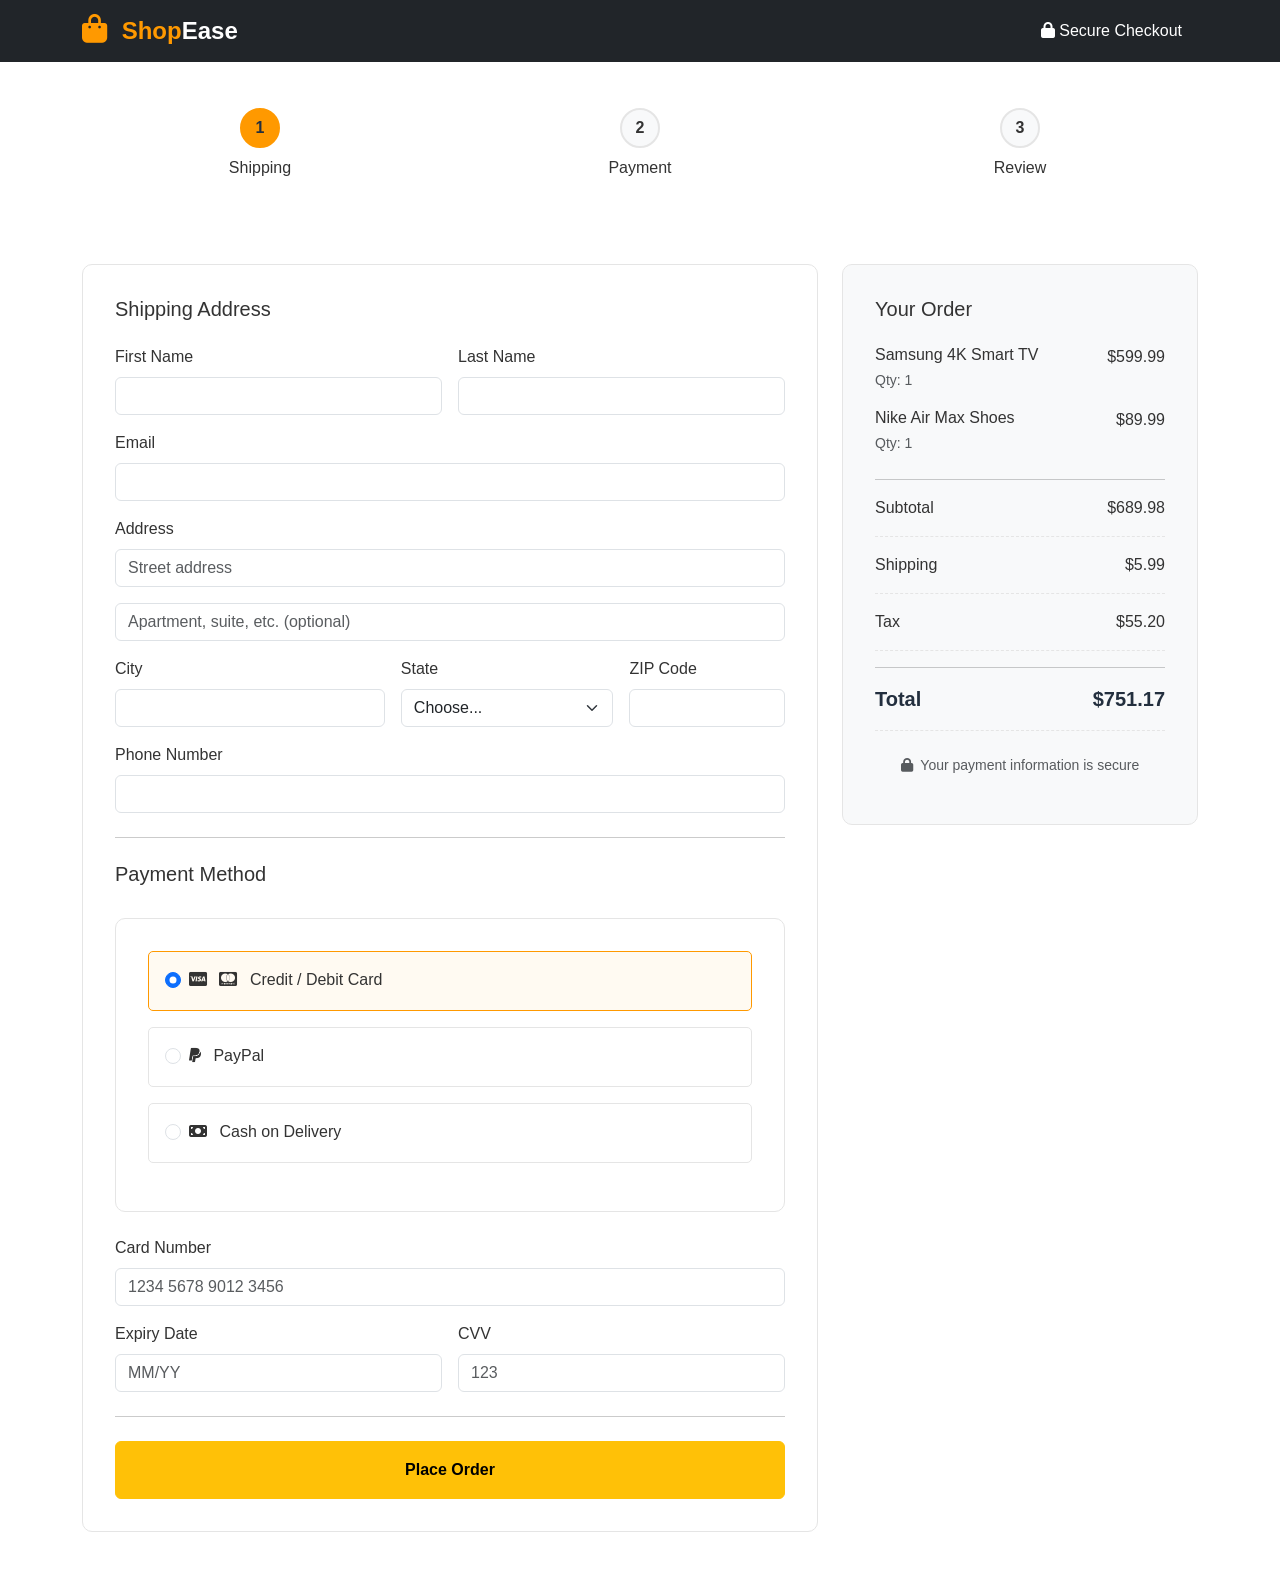
<file: checkout.html>
<!DOCTYPE html>
<html lang="en">
<head>
    <meta charset="UTF-8">
    <meta name="viewport" content="width=device-width, initial-scale=1.0">
    <title>Checkout - ShopEase</title>
    <!-- Bootstrap 5 CSS -->
    <link href="https://cdn.jsdelivr.net/npm/bootstrap@5.3.0/dist/css/bootstrap.min.css" rel="stylesheet">
    <!-- Font Awesome -->
    <link rel="stylesheet" href="https://cdnjs.cloudflare.com/ajax/libs/font-awesome/6.4.0/css/all.min.css">
    <!-- Custom CSS -->
    <link rel="stylesheet" href="style.css">
</head>
<body>
    <!-- Header (simplified for checkout) -->
    <header>
        <nav class="navbar navbar-dark bg-dark">
            <div class="container">
                <a class="navbar-brand" href="index.html">
                    <i class="fas fa-shopping-bag me-2" style="color: #ff9900;"></i>
                    <span style="color: #ff9900;">Shop</span>Ease
                </a>
                <div class="text-white">
                    <span class="me-3"><i class="fas fa-lock me-1"></i>Secure Checkout</span>
                </div>
            </div>
        </nav>
    </header>

    <!-- Checkout Section -->
    <section class="checkout-section py-5">
        <div class="container">
            <!-- Checkout Steps -->
            <div class="checkout-steps row mb-4">
                <div class="col-4 step active">
                    <div class="step-number">1</div>
                    <span>Shipping</span>
                </div>
                <div class="col-4 step">
                    <div class="step-number">2</div>
                    <span>Payment</span>
                </div>
                <div class="col-4 step">
                    <div class="step-number">3</div>
                    <span>Review</span>
                </div>
            </div>

            <div class="row">
                <!-- Billing Form -->
                <div class="col-lg-8 mb-4 mb-lg-0">
                    <div class="billing-form">
                        <h5 class="mb-4">Shipping Address</h5>
                        
                        <form id="checkoutForm">
                            <div class="row g-3">
                                <div class="col-md-6">
                                    <label for="firstName" class="form-label">First Name</label>
                                    <input type="text" class="form-control" id="firstName" required>
                                </div>
                                <div class="col-md-6">
                                    <label for="lastName" class="form-label">Last Name</label>
                                    <input type="text" class="form-control" id="lastName" required>
                                </div>
                                <div class="col-12">
                                    <label for="email" class="form-label">Email</label>
                                    <input type="email" class="form-control" id="email" required>
                                </div>
                                <div class="col-12">
                                    <label for="address" class="form-label">Address</label>
                                    <input type="text" class="form-control" id="address" placeholder="Street address" required>
                                </div>
                                <div class="col-12">
                                    <input type="text" class="form-control" id="address2" placeholder="Apartment, suite, etc. (optional)">
                                </div>
                                <div class="col-md-5">
                                    <label for="city" class="form-label">City</label>
                                    <input type="text" class="form-control" id="city" required>
                                </div>
                                <div class="col-md-4">
                                    <label for="state" class="form-label">State</label>
                                    <select class="form-select" id="state" required>
                                        <option value="">Choose...</option>
                                        <option>New York</option>
                                        <option>California</option>
                                        <option>Texas</option>
                                        <option>Florida</option>
                                    </select>
                                </div>
                                <div class="col-md-3">
                                    <label for="zip" class="form-label">ZIP Code</label>
                                    <input type="text" class="form-control" id="zip" required>
                                </div>
                                <div class="col-12">
                                    <label for="phone" class="form-label">Phone Number</label>
                                    <input type="tel" class="form-control" id="phone" required>
                                </div>
                            </div>

                            <hr class="my-4">

                            <h5 class="mb-4">Payment Method</h5>
                            
                            <div class="payment-methods">
                                <div class="payment-method selected">
                                    <div class="form-check">
                                        <input class="form-check-input" type="radio" name="paymentMethod" id="creditCard" checked>
                                        <label class="form-check-label" for="creditCard">
                                            <i class="fab fa-cc-visa me-2"></i>
                                            <i class="fab fa-cc-mastercard me-2"></i>
                                            Credit / Debit Card
                                        </label>
                                    </div>
                                </div>
                                
                                <div class="payment-method">
                                    <div class="form-check">
                                        <input class="form-check-input" type="radio" name="paymentMethod" id="paypal">
                                        <label class="form-check-label" for="paypal">
                                            <i class="fab fa-paypal me-2"></i>
                                            PayPal
                                        </label>
                                    </div>
                                </div>
                                
                                <div class="payment-method">
                                    <div class="form-check">
                                        <input class="form-check-input" type="radio" name="paymentMethod" id="cash">
                                        <label class="form-check-label" for="cash">
                                            <i class="fas fa-money-bill me-2"></i>
                                            Cash on Delivery
                                        </label>
                                    </div>
                                </div>
                            </div>

                            <!-- Credit Card Details (shown when credit card is selected) -->
                            <div id="cardDetails" class="mt-4">
                                <div class="row g-3">
                                    <div class="col-12">
                                        <label for="cardNumber" class="form-label">Card Number</label>
                                        <input type="text" class="form-control" id="cardNumber" placeholder="1234 5678 9012 3456">
                                    </div>
                                    <div class="col-md-6">
                                        <label for="expiry" class="form-label">Expiry Date</label>
                                        <input type="text" class="form-control" id="expiry" placeholder="MM/YY">
                                    </div>
                                    <div class="col-md-6">
                                        <label for="cvv" class="form-label">CVV</label>
                                        <input type="text" class="form-control" id="cvv" placeholder="123">
                                    </div>
                                </div>
                            </div>

                            <hr class="my-4">

                            <button class="btn btn-warning w-100 py-3 fw-bold" type="submit">
                                Place Order
                            </button>
                        </form>
                    </div>
                </div>

                <!-- Order Summary -->
                <div class="col-lg-4">
                    <div class="order-summary">
                        <h5 class="mb-4">Your Order</h5>
                        
                        <!-- Order Items -->
                        <div class="order-items mb-4">
                            <div class="d-flex justify-content-between mb-3">
                                <div>
                                    <h6 class="mb-1">Samsung 4K Smart TV</h6>
                                    <small class="text-muted">Qty: 1</small>
                                </div>
                                <span>$599.99</span>
                            </div>
                            <div class="d-flex justify-content-between mb-3">
                                <div>
                                    <h6 class="mb-1">Nike Air Max Shoes</h6>
                                    <small class="text-muted">Qty: 1</small>
                                </div>
                                <span>$89.99</span>
                            </div>
                        </div>
                        
                        <hr>
                        
                        <!-- Summary Calculations -->
                        <div class="summary-item">
                            <span>Subtotal</span>
                            <span>$689.98</span>
                        </div>
                        
                        <div class="summary-item">
                            <span>Shipping</span>
                            <span>$5.99</span>
                        </div>
                        
                        <div class="summary-item">
                            <span>Tax</span>
                            <span>$55.20</span>
                        </div>
                        
                        <hr>
                        
                        <div class="summary-item summary-total">
                            <span>Total</span>
                            <span class="fw-bold">$751.17</span>
                        </div>
                        
                        <!-- Secure Payment Notice -->
                        <div class="text-center mt-4">
                            <p class="text-muted small">
                                <i class="fas fa-lock me-1"></i>
                                Your payment information is secure
                            </p>
                        </div>
                    </div>
                </div>
            </div>
        </div>
    </section>

    <!-- Scripts -->
    <script src="https://code.jquery.com/jquery-3.6.0.min.js"></script>
    <script src="https://cdn.jsdelivr.net/npm/bootstrap@5.3.0/dist/js/bootstrap.bundle.min.js"></script>
    <script src="script.js"></script>
    
    <script>
        // Show/hide card details based on payment method
        $(document).ready(function() {
            $('input[name="paymentMethod"]').change(function() {
                if ($(this).val() === 'creditCard') {
                    $('#cardDetails').show();
                } else {
                    $('#cardDetails').hide();
                }
            });
            
            // Format credit card number
            $('#cardNumber').on('input', function() {
                let value = $(this).val().replace(/\s/g, '').replace(/(\d{4})/g, '$1 ').trim();
                $(this).val(value);
            });
            
            // Format expiry date
            $('#expiry').on('input', function() {
                let value = $(this).val().replace(/\s/g, '').replace(/(\d{2})(\d{2})/, '$1/$2').trim();
                $(this).val(value);
            });
        });
    </script>
</body>
</html>
</file>
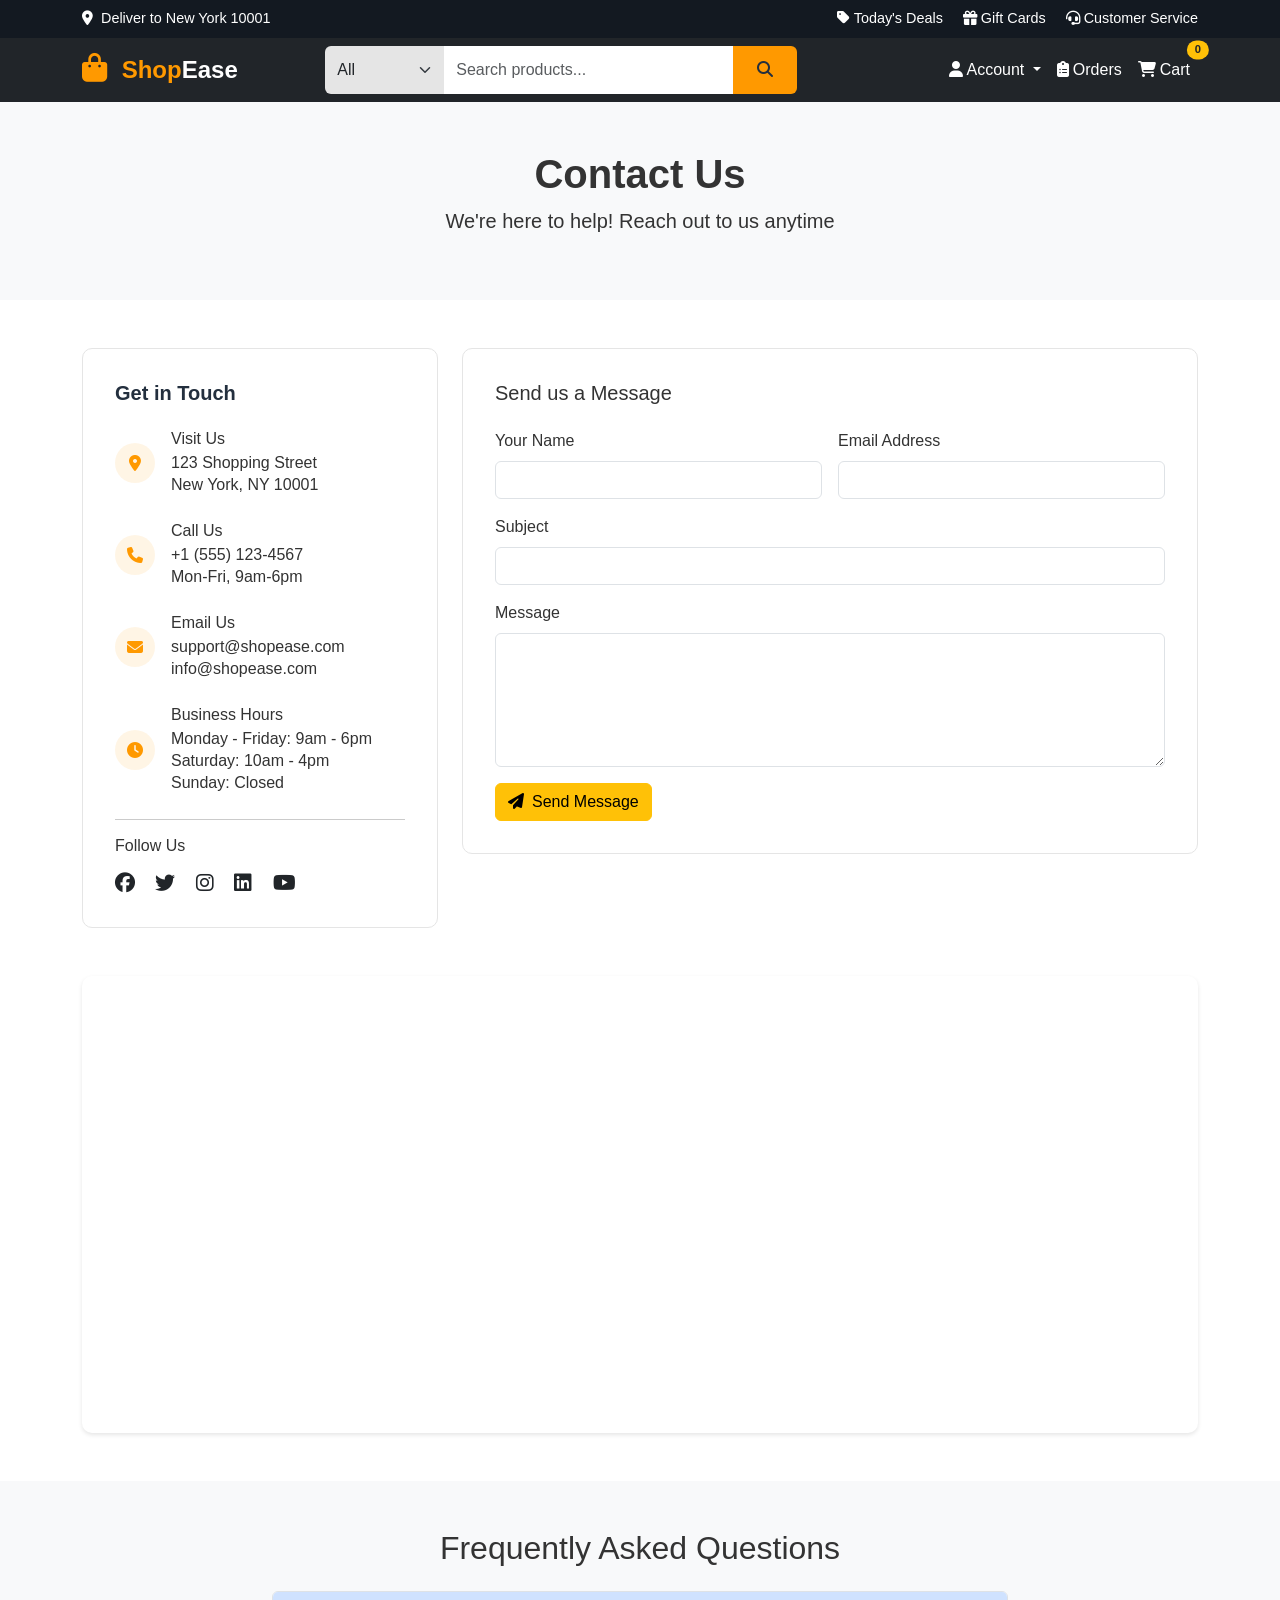
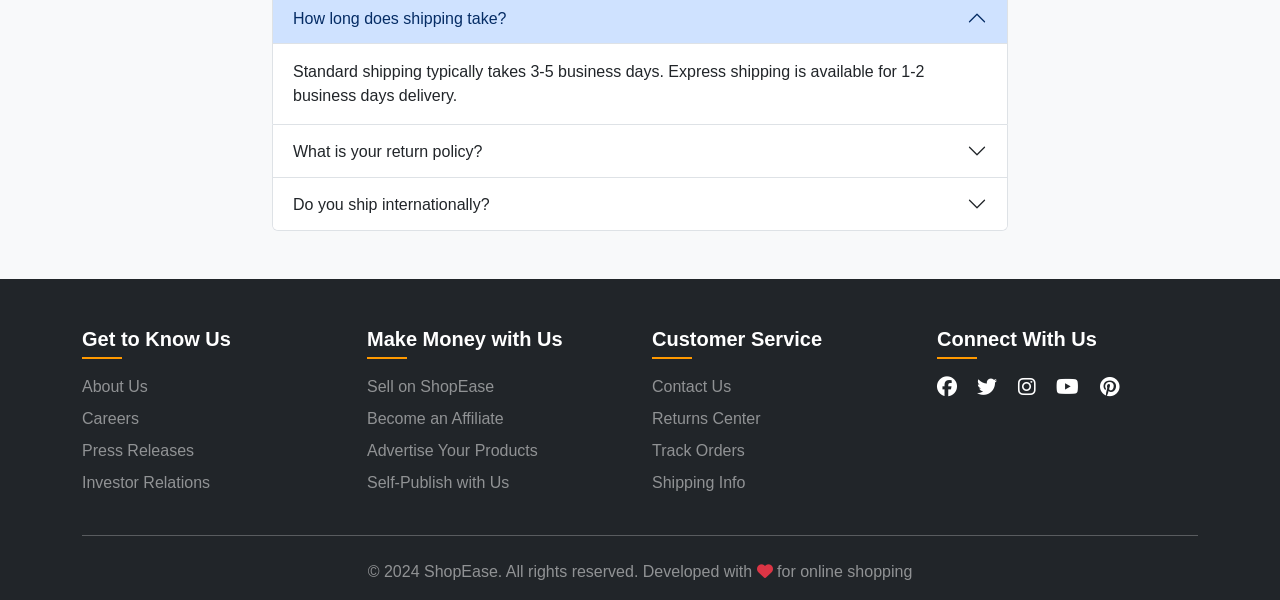
<file: contact.html>
<!DOCTYPE html>
<html lang="en">
<head>
    <meta charset="UTF-8">
    <meta name="viewport" content="width=device-width, initial-scale=1.0">
    <title>Contact Us - ShopEase</title>
    <!-- Bootstrap 5 CSS -->
    <link href="https://cdn.jsdelivr.net/npm/bootstrap@5.3.0/dist/css/bootstrap.min.css" rel="stylesheet">
    <!-- Font Awesome -->
    <link rel="stylesheet" href="https://cdnjs.cloudflare.com/ajax/libs/font-awesome/6.4.0/css/all.min.css">
    <!-- Custom CSS -->
    <link rel="stylesheet" href="style.css">
</head>
<body>
    <!-- Header (same as index.html) -->
    <header>
        <!-- Top Bar -->
        <div class="top-bar bg-dark text-white py-2">
            <div class="container">
                <div class="row align-items-center">
                    <div class="col-md-6">
                        <span><i class="fas fa-map-marker-alt me-2"></i>Deliver to New York 10001</span>
                    </div>
                    <div class="col-md-6 text-end d-none d-md-block">
                        <span class="me-3"><i class="fas fa-tag me-1"></i>Today's Deals</span>
                        <span class="me-3"><i class="fas fa-gift me-1"></i>Gift Cards</span>
                        <span><i class="fas fa-headset me-1"></i>Customer Service</span>
                    </div>
                </div>
            </div>
        </div>

        <!-- Main Header -->
        <nav class="navbar navbar-expand-lg navbar-dark bg-dark">
            <div class="container">
                <a class="navbar-brand" href="index.html">
                    <i class="fas fa-shopping-bag me-2" style="color: #ff9900;"></i>
                    <span style="color: #ff9900;">Shop</span>Ease
                </a>
                
                <!-- Mobile Toggle -->
                <button class="navbar-toggler" type="button" data-bs-toggle="collapse" data-bs-target="#navbarContent">
                    <span class="navbar-toggler-icon"></span>
                </button>

                <!-- Navbar Content -->
                <div class="collapse navbar-collapse" id="navbarContent">
                    <!-- Search Bar with Category Dropdown -->
                    <form class="d-flex mx-auto my-3 my-lg-0" style="width: 50%;" id="searchForm">
                        <div class="input-group">
                            <select class="form-select" style="max-width: 120px;" id="searchCategory">
                                <option>All</option>
                                <option>Electronics</option>
                                <option>Fashion</option>
                                <option>Beauty</option>
                                <option>Home & Kitchen</option>
                                <option>Books</option>
                                <option>Sports</option>
                            </select>
                            <input type="text" class="form-control" placeholder="Search products...">
                            <button class="btn btn-warning" type="submit">
                                <i class="fas fa-search"></i>
                            </button>
                        </div>
                    </form>

                    <!-- Right Navigation -->
                    <ul class="navbar-nav ms-auto">
                        <li class="nav-item dropdown">
                            <a class="nav-link dropdown-toggle" href="#" role="button" data-bs-toggle="dropdown">
                                <i class="fas fa-user me-1"></i>Account
                            </a>
                            <ul class="dropdown-menu">
                                <li><a class="dropdown-item" href="login.html">Login</a></li>
                                <li><a class="dropdown-item" href="register.html">Register</a></li>
                                <li><hr class="dropdown-divider"></li>
                                <li><a class="dropdown-item" href="#">My Profile</a></li>
                                <li><a class="dropdown-item" href="#">Orders</a></li>
                            </ul>
                        </li>
                        <li class="nav-item">
                            <a class="nav-link" href="#"><i class="fas fa-clipboard-list me-1"></i>Orders</a>
                        </li>
                        <li class="nav-item">
                            <a class="nav-link position-relative" href="cart.html">
                                <i class="fas fa-shopping-cart me-1"></i>Cart
                                <span class="position-absolute top-0 start-100 translate-middle badge rounded-pill bg-warning text-dark cart-badge">0</span>
                            </a>
                        </li>
                    </ul>
                </div>
            </div>
        </nav>
    </header>

    <!-- Page Header -->
    <section class="py-5 bg-light">
        <div class="container text-center">
            <h1 class="display-6 fw-bold">Contact Us</h1>
            <p class="lead">We're here to help! Reach out to us anytime</p>
        </div>
    </section>

    <!-- Contact Content -->
    <section class="py-5">
        <div class="container">
            <div class="row g-4">
                <!-- Contact Information -->
                <div class="col-lg-4">
                    <div class="contact-info">
                        <h5>Get in Touch</h5>
                        
                        <div class="contact-item">
                            <i class="fas fa-map-marker-alt"></i>
                            <div>
                                <h6 class="mb-1">Visit Us</h6>
                                <p class="mb-0">123 Shopping Street<br>New York, NY 10001</p>
                            </div>
                        </div>
                        
                        <div class="contact-item">
                            <i class="fas fa-phone"></i>
                            <div>
                                <h6 class="mb-1">Call Us</h6>
                                <p class="mb-0">+1 (555) 123-4567<br>Mon-Fri, 9am-6pm</p>
                            </div>
                        </div>
                        
                        <div class="contact-item">
                            <i class="fas fa-envelope"></i>
                            <div>
                                <h6 class="mb-1">Email Us</h6>
                                <p class="mb-0">support@shopease.com<br>info@shopease.com</p>
                            </div>
                        </div>
                        
                        <div class="contact-item">
                            <i class="fas fa-clock"></i>
                            <div>
                                <h6 class="mb-1">Business Hours</h6>
                                <p class="mb-0">Monday - Friday: 9am - 6pm<br>Saturday: 10am - 4pm<br>Sunday: Closed</p>
                            </div>
                        </div>
                        
                        <hr>
                        
                        <h6 class="mb-3">Follow Us</h6>
                        <div class="social-links">
                            <a href="#" class="text-dark me-3"><i class="fab fa-facebook fa-lg"></i></a>
                            <a href="#" class="text-dark me-3"><i class="fab fa-twitter fa-lg"></i></a>
                            <a href="#" class="text-dark me-3"><i class="fab fa-instagram fa-lg"></i></a>
                            <a href="#" class="text-dark me-3"><i class="fab fa-linkedin fa-lg"></i></a>
                            <a href="#" class="text-dark"><i class="fab fa-youtube fa-lg"></i></a>
                        </div>
                    </div>
                </div>

                <!-- Contact Form -->
                <div class="col-lg-8">
                    <div class="contact-form">
                        <h5 class="mb-4">Send us a Message</h5>
                        
                        <form id="contactForm">
                            <div class="row g-3">
                                <div class="col-md-6">
                                    <label for="name" class="form-label">Your Name</label>
                                    <input type="text" class="form-control" id="name" required>
                                </div>
                                <div class="col-md-6">
                                    <label for="email" class="form-label">Email Address</label>
                                    <input type="email" class="form-control" id="email" required>
                                </div>
                                <div class="col-12">
                                    <label for="subject" class="form-label">Subject</label>
                                    <input type="text" class="form-control" id="subject" required>
                                </div>
                                <div class="col-12">
                                    <label for="message" class="form-label">Message</label>
                                    <textarea class="form-control" id="message" rows="5" required></textarea>
                                </div>
                                <div class="col-12">
                                    <button type="submit" class="btn btn-warning">
                                        <i class="fas fa-paper-plane me-2"></i>Send Message
                                    </button>
                                </div>
                            </div>
                        </form>
                    </div>
                </div>
            </div>

            <!-- Map -->
            <div class="row mt-5">
                <div class="col-12">
                    <div class="map-container">
                        <iframe src="https://www.google.com/maps/embed?pb=!1m18!1m12!1m3!1d387193.3059353029!2d-74.2598654836181!3d40.69714941686218!2m3!1f0!2f0!3f0!3m2!1i1024!2i768!4f13.1!3m3!1m2!1s0x89c24fa5d33f083b%3A0xc80b8f06e177fe62!2sNew%20York%2C%20NY!5e0!3m2!1sen!2sus!4v1644262074873!5m2!1sen!2sus" width="100%" height="450" style="border:0;" allowfullscreen="" loading="lazy"></iframe>
                    </div>
                </div>
            </div>
        </div>
    </section>

    <!-- FAQ Section -->
    <section class="py-5 bg-light">
        <div class="container">
            <h2 class="text-center mb-4">Frequently Asked Questions</h2>
            <div class="row justify-content-center">
                <div class="col-lg-8">
                    <div class="accordion" id="faqAccordion">
                        <div class="accordion-item">
                            <h2 class="accordion-header">
                                <button class="accordion-button" type="button" data-bs-toggle="collapse" data-bs-target="#faq1">
                                    How long does shipping take?
                                </button>
                            </h2>
                            <div id="faq1" class="accordion-collapse collapse show" data-bs-parent="#faqAccordion">
                                <div class="accordion-body">
                                    Standard shipping typically takes 3-5 business days. Express shipping is available for 1-2 business days delivery.
                                </div>
                            </div>
                        </div>
                        <div class="accordion-item">
                            <h2 class="accordion-header">
                                <button class="accordion-button collapsed" type="button" data-bs-toggle="collapse" data-bs-target="#faq2">
                                    What is your return policy?
                                </button>
                            </h2>
                            <div id="faq2" class="accordion-collapse collapse" data-bs-parent="#faqAccordion">
                                <div class="accordion-body">
                                    We offer 30-day hassle-free returns on most items. Products must be unused and in original packaging.
                                </div>
                            </div>
                        </div>
                        <div class="accordion-item">
                            <h2 class="accordion-header">
                                <button class="accordion-button collapsed" type="button" data-bs-toggle="collapse" data-bs-target="#faq3">
                                    Do you ship internationally?
                                </button>
                            </h2>
                            <div id="faq3" class="accordion-collapse collapse" data-bs-parent="#faqAccordion">
                                <div class="accordion-body">
                                    Yes, we ship to most countries worldwide. Shipping costs and delivery times vary by location.
                                </div>
                            </div>
                        </div>
                    </div>
                </div>
            </div>
        </div>
    </section>

    <!-- Footer (same as index.html) -->
    <footer class="bg-dark text-white pt-5 pb-3">
        <div class="container">
            <div class="row g-4">
                <div class="col-md-3">
                    <h5 class="mb-3">Get to Know Us</h5>
                    <ul class="list-unstyled">
                        <li><a href="about.html" class="text-white-50 text-decoration-none">About Us</a></li>
                        <li><a href="#" class="text-white-50 text-decoration-none">Careers</a></li>
                        <li><a href="#" class="text-white-50 text-decoration-none">Press Releases</a></li>
                        <li><a href="#" class="text-white-50 text-decoration-none">Investor Relations</a></li>
                    </ul>
                </div>
                <div class="col-md-3">
                    <h5 class="mb-3">Make Money with Us</h5>
                    <ul class="list-unstyled">
                        <li><a href="#" class="text-white-50 text-decoration-none">Sell on ShopEase</a></li>
                        <li><a href="#" class="text-white-50 text-decoration-none">Become an Affiliate</a></li>
                        <li><a href="#" class="text-white-50 text-decoration-none">Advertise Your Products</a></li>
                        <li><a href="#" class="text-white-50 text-decoration-none">Self-Publish with Us</a></li>
                    </ul>
                </div>
                <div class="col-md-3">
                    <h5 class="mb-3">Customer Service</h5>
                    <ul class="list-unstyled">
                        <li><a href="contact.html" class="text-white-50 text-decoration-none">Contact Us</a></li>
                        <li><a href="#" class="text-white-50 text-decoration-none">Returns Center</a></li>
                        <li><a href="#" class="text-white-50 text-decoration-none">Track Orders</a></li>
                        <li><a href="#" class="text-white-50 text-decoration-none">Shipping Info</a></li>
                    </ul>
                </div>
                <div class="col-md-3">
                    <h5 class="mb-3">Connect With Us</h5>
                    <div class="social-links">
                        <a href="#" class="text-white me-3"><i class="fab fa-facebook fa-lg"></i></a>
                        <a href="#" class="text-white me-3"><i class="fab fa-twitter fa-lg"></i></a>
                        <a href="#" class="text-white me-3"><i class="fab fa-instagram fa-lg"></i></a>
                        <a href="#" class="text-white me-3"><i class="fab fa-youtube fa-lg"></i></a>
                        <a href="#" class="text-white"><i class="fab fa-pinterest fa-lg"></i></a>
                    </div>
                </div>
            </div>
            <hr class="my-4 bg-secondary">
            <div class="text-center text-white-50">
                <p class="mb-0">&copy; 2024 ShopEase. All rights reserved. Developed with <i class="fas fa-heart text-danger"></i> for online shopping</p>
            </div>
        </div>
    </footer>

    <!-- Scripts -->
    <script src="https://code.jquery.com/jquery-3.6.0.min.js"></script>
    <script src="https://cdn.jsdelivr.net/npm/bootstrap@5.3.0/dist/js/bootstrap.bundle.min.js"></script>
    <script src="script.js"></script>
</body>
</html>
</file>
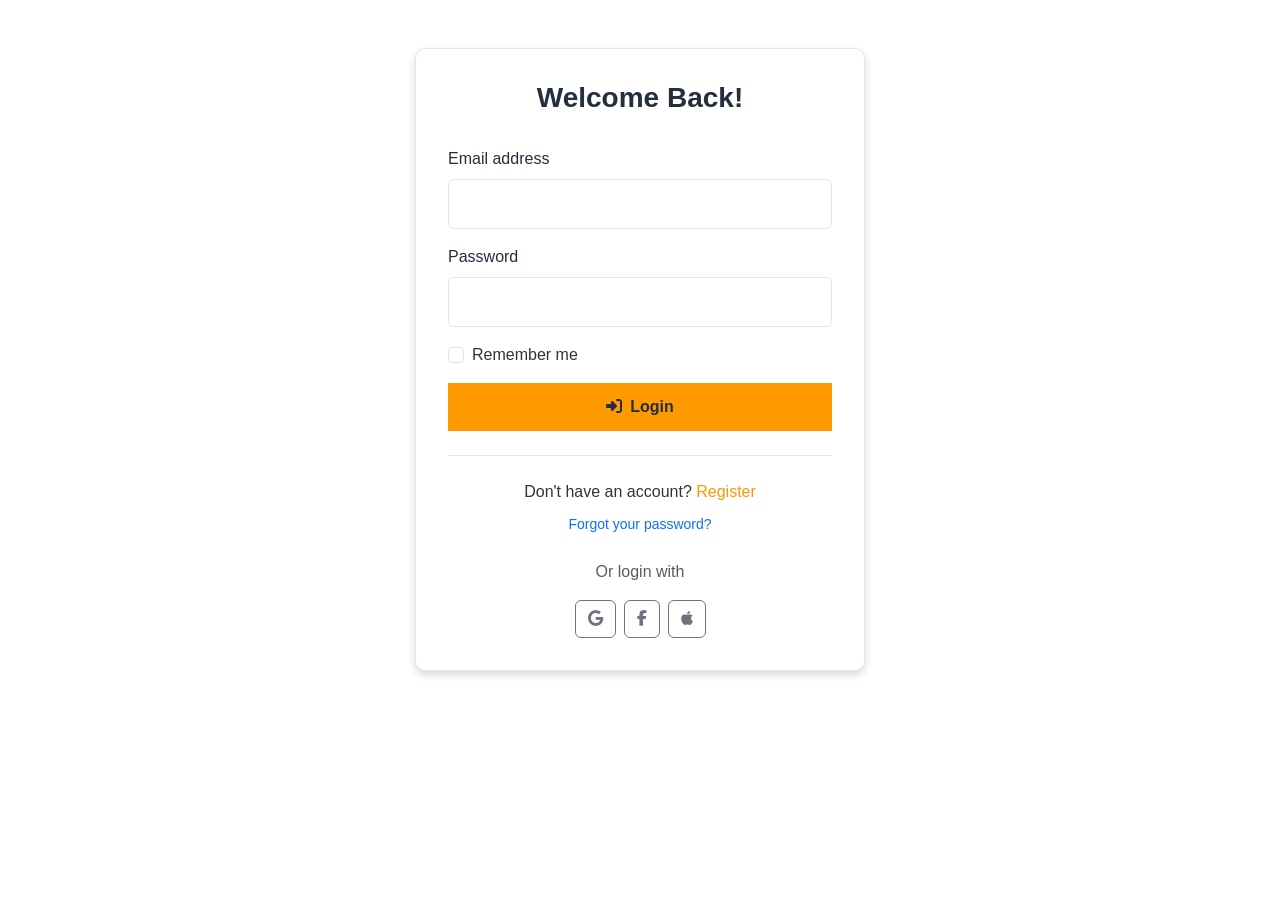
<file: login.html>
<!DOCTYPE html>
<html lang="en">
<head>
    <meta charset="UTF-8">
    <meta name="viewport" content="width=device-width, initial-scale=1.0">
    <title>Login - ShopEase</title>
    <!-- Bootstrap 5 CSS -->
    <link href="https://cdn.jsdelivr.net/npm/bootstrap@5.3.0/dist/css/bootstrap.min.css" rel="stylesheet">
    <!-- Font Awesome -->
    <link rel="stylesheet" href="https://cdnjs.cloudflare.com/ajax/libs/font-awesome/6.4.0/css/all.min.css">
    <!-- Custom CSS -->
    <link rel="stylesheet" href="style.css">
</head>
<body>
    <!-- Simple Header -->
    <!-- <nav class="navbar navbar-dark bg-dark">
        <div class="container">
            <a class="navbar-brand" href="index.html">
                <i class="fas fa-shopping-bag me-2" style="color: #ff9900;"></i>
                <span style="color: #ff9900;">Shop</span>Ease
            </a>
        </div>
    </nav> -->

    <!-- Login Form -->
    <div class="auth-card">
        <h3>Welcome Back!</h3>
        
        <form id="loginForm">
            <div class="mb-3">
                <label for="email" class="form-label">Email address</label>
                <input type="email" class="form-control" id="email" required>
            </div>
            
            <div class="mb-3">
                <label for="password" class="form-label">Password</label>
                <input type="password" class="form-control" id="password" required>
            </div>
            
            <div class="mb-3 form-check">
                <input type="checkbox" class="form-check-input" id="rememberMe">
                <label class="form-check-label" for="rememberMe">Remember me</label>
            </div>
            
            <button type="submit" class="btn-auth">
                <i class="fas fa-sign-in-alt me-2"></i>Login
            </button>
            
            <div class="auth-footer">
                <p class="mb-2">Don't have an account? <a href="register.html" class="text-decoration-none" style="color: #ff9900;">Register</a></p>
                <a href="#" class="text-decoration-none small">Forgot your password?</a>
            </div>
        </form>
        
        <!-- Social Login -->
        <div class="text-center mt-4">
            <p class="text-muted mb-3">Or login with</p>
            <div class="d-flex justify-content-center gap-2">
                <button class="btn btn-outline-secondary">
                    <i class="fab fa-google"></i>
                </button>
                <button class="btn btn-outline-secondary">
                    <i class="fab fa-facebook-f"></i>
                </button>
                <button class="btn btn-outline-secondary">
                    <i class="fab fa-apple"></i>
                </button>
            </div>
        </div>
    </div>

    <!-- Scripts -->
    <script src="https://code.jquery.com/jquery-3.6.0.min.js"></script>
    <script src="https://cdn.jsdelivr.net/npm/bootstrap@5.3.0/dist/js/bootstrap.bundle.min.js"></script>
    <script src="script.js"></script>
</body>
</html>
</file>
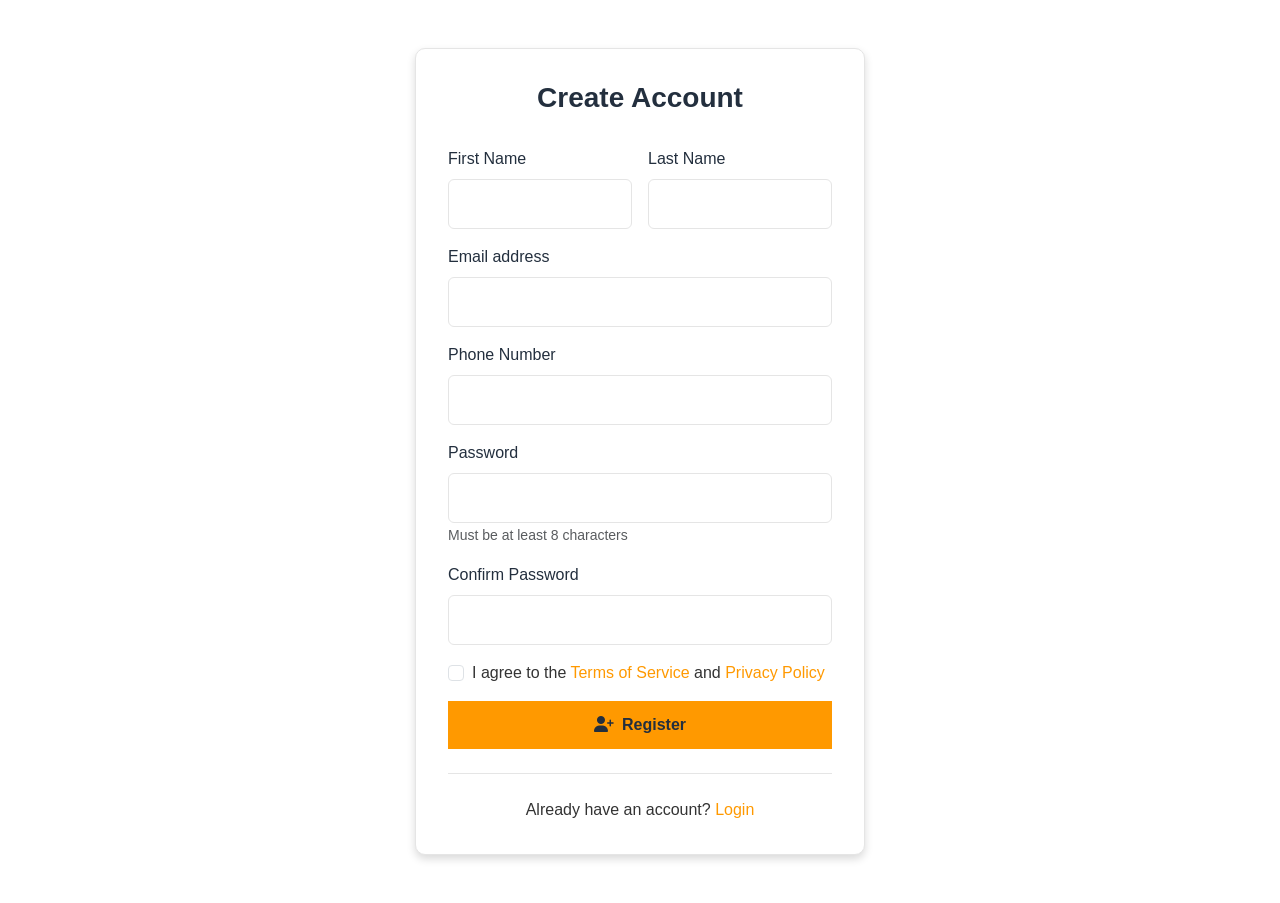
<file: register.html>
<!DOCTYPE html>
<html lang="en">
<head>
    <meta charset="UTF-8">
    <meta name="viewport" content="width=device-width, initial-scale=1.0">
    <title>Register - ShopEase</title>
    <!-- Bootstrap 5 CSS -->
    <link href="https://cdn.jsdelivr.net/npm/bootstrap@5.3.0/dist/css/bootstrap.min.css" rel="stylesheet">
    <!-- Font Awesome -->
    <link rel="stylesheet" href="https://cdnjs.cloudflare.com/ajax/libs/font-awesome/6.4.0/css/all.min.css">
    <!-- Custom CSS -->
    <link rel="stylesheet" href="style.css">
</head>
<body>
    <!-- Simple Header -->
    <!-- <nav class="navbar navbar-dark bg-dark">
        <div class="container">
            <a class="navbar-brand" href="index.html">
                <i class="fas fa-shopping-bag me-2" style="color: #ff9900;"></i>
                <span style="color: #ff9900;">Shop</span>Ease
            </a>
        </div>
    </nav> -->

    <!-- Register Form -->
    <div class="auth-card">
        <h3>Create Account</h3>
        
        <form id="registerForm">
            <div class="row g-3 mb-3">
                <div class="col-md-6">
                    <label for="firstName" class="form-label">First Name</label>
                    <input type="text" class="form-control" id="firstName" required>
                </div>
                <div class="col-md-6">
                    <label for="lastName" class="form-label">Last Name</label>
                    <input type="text" class="form-control" id="lastName" required>
                </div>
            </div>
            
            <div class="mb-3">
                <label for="email" class="form-label">Email address</label>
                <input type="email" class="form-control" id="email" required>
            </div>
            
            <div class="mb-3">
                <label for="phone" class="form-label">Phone Number</label>
                <input type="tel" class="form-control" id="phone" required>
            </div>
            
            <div class="mb-3">
                <label for="password" class="form-label">Password</label>
                <input type="password" class="form-control" id="password" required>
                <small class="text-muted">Must be at least 8 characters</small>
            </div>
            
            <div class="mb-3">
                <label for="confirmPassword" class="form-label">Confirm Password</label>
                <input type="password" class="form-control" id="confirmPassword" required>
            </div>
            
            <div class="mb-3 form-check">
                <input type="checkbox" class="form-check-input" id="terms" required>
                <label class="form-check-label" for="terms">
                    I agree to the <a href="#" class="text-decoration-none" style="color: #ff9900;">Terms of Service</a> and <a href="#" class="text-decoration-none" style="color: #ff9900;">Privacy Policy</a>
                </label>
            </div>
            
            <button type="submit" class="btn-auth">
                <i class="fas fa-user-plus me-2"></i>Register
            </button>
            
            <div class="auth-footer">
                <p class="mb-0">Already have an account? <a href="login.html" class="text-decoration-none" style="color: #ff9900;">Login</a></p>
            </div>
        </form>
    </div>

    <!-- Scripts -->
    <script src="https://code.jquery.com/jquery-3.6.0.min.js"></script>
    <script src="https://cdn.jsdelivr.net/npm/bootstrap@5.3.0/dist/js/bootstrap.bundle.min.js"></script>
    <script src="script.js"></script>
</body>
</html>
</file>
<file: style.css>
/* ===== Global Styles ===== */
:root {
    --primary-color: #232f3e;
    --secondary-color: #ff9900;
    --accent-color: #146eb4;
    --light-bg: #f8f9fa;
    --dark-text: #333;
    --light-text: #fff;
    --border-color: #e5e5e5;
    --shadow-sm: 0 2px 4px rgba(0,0,0,0.1);
    --shadow-md: 0 4px 8px rgba(0,0,0,0.15);
    --transition: all 0.3s ease;
}

* {
    margin: 0;
    padding: 0;
    box-sizing: border-box;
}

body {
    font-family: 'Segoe UI', Tahoma, Geneva, Verdana, sans-serif;
    color: var(--dark-text);
    background-color: #fff;
}

/* ===== Header Styles ===== */
.top-bar {
    font-size: 0.9rem;
    background-color: #131921 !important;
}

.navbar {
    position: sticky;
    top: 0;
    z-index: 1000;
}

.navbar-brand {
    font-size: 1.5rem;
    font-weight: 700;
}

.navbar-brand i {
    font-size: 1.8rem;
}

.nav-link {
    color: var(--light-text) !important;
    font-weight: 500;
    transition: var(--transition);
}

.nav-link:hover {
    color: var(--secondary-color) !important;
}

.dropdown-menu {
    border: none;
    box-shadow: var(--shadow-md);
}

.cart-badge {
    font-size: 0.7rem;
    padding: 0.25rem 0.5rem;
}

/* ===== Search Bar ===== */
.input-group select {
    border-top-right-radius: 0;
    border-bottom-right-radius: 0;
    background-color: #e5e5e5;
    border: none;
}

.input-group input {
    border: none;
    padding: 0.75rem;
}

.input-group button {
    background-color: var(--secondary-color);
    border: none;
    color: var(--primary-color);
    padding: 0 1.5rem;
}

.input-group button:hover {
    background-color: #e68900;
}

/* ===== Hero Section ===== */
.hero-section {
    margin-bottom: 2rem;
}

/* Fix carousel height properly */
.carousel-item {
    height: 60vh;
}

.carousel-item img {
    height: 100%;
    object-fit: cover;
}

/* Improve caption styling */
.carousel-caption {
    background: rgba(0, 0, 0, 0.6);
    border-radius: 10px;
    padding: 2rem;
    bottom: 20%;
}

.carousel-caption h3 {
    font-size: 2.5rem;
    font-weight: 700;
    margin-bottom: 1rem;
}

.carousel-caption p {
    font-size: 1.2rem;
    margin-bottom: 1.5rem;
}

.promo-card {
    text-align: center;
    border-radius: 8px;
    transition: 0.3s ease;
    cursor: pointer;
}

.promo-card:hover {
    transform: translateY(-5px);
    box-shadow: 0 10px 25px rgba(0,0,0,0.15);
}
/* ===== Categories Section ===== */
.section-title {
    position: relative;
    padding-bottom: 0.5rem;
    font-weight: 700;
    color: var(--primary-color);
}

.section-title:after {
    content: '';
    position: absolute;
    bottom: 0;
    left: 0;
    width: 60px;
    height: 3px;
    background-color: var(--secondary-color);
}

.category-card {
    background: var(--light-text);
    border-radius: 10px;
    transition: var(--transition);
    cursor: pointer;
    border: 1px solid var(--border-color);
}

.category-card:hover {
    transform: translateY(-5px);
    box-shadow: var(--shadow-md);
}

.category-card img {
    border-radius: 8px;
    transition: var(--transition);
}

.category-card:hover img {
    transform: scale(1.05);
}

.category-card h6 {
    font-weight: 600;
    margin-top: 0.5rem;
}

/* ===== Product Cards ===== */
.product-card {
    background: var(--light-text);
    border: 1px solid var(--border-color);
    border-radius: 10px;
    padding: 1rem;
    transition: var(--transition);
    position: relative;
    overflow: hidden;
    height: 100%;
}

.product-card:hover {
    box-shadow: var(--shadow-md);
    transform: translateY(-5px);
}

.product-badge {
    position: absolute;
    top: 10px;
    left: 10px;
    background: var(--secondary-color);
    color: var(--primary-color);
    padding: 0.25rem 0.75rem;
    border-radius: 20px;
    font-size: 0.85rem;
    font-weight: 600;
    z-index: 1;
}

.wishlist-icon {
    position: absolute;
    top: 10px;
    right: 10px;
    background: var(--light-text);
    width: 35px;
    height: 35px;
    border-radius: 50%;
    display: flex;
    align-items: center;
    justify-content: center;
    cursor: pointer;
    transition: var(--transition);
    z-index: 1;
    box-shadow: var(--shadow-sm);
}

.wishlist-icon:hover {
    background: var(--secondary-color);
    color: var(--light-text);
}

.product-image {
    text-align: center;
    margin-bottom: 1rem;
    overflow: hidden;
    height: 300px;
    display: flex;
    align-items: center;
    justify-content: center;
}

.product-image img {
    max-width: 100%;
    max-height: 100%;
    object-fit: contain;
    transition: var(--transition);
}

.product-card:hover .product-image img {
    transform: scale(1.05);
}

.product-title {
    font-size: 1rem;
    font-weight: 600;
    margin-bottom: 0.5rem;
    color: var(--dark-text);
    display: -webkit-box;
    -webkit-box-orient: vertical;
    -webkit-line-clamp: 2;       /* existing prefixed rule */
    line-clamp: 2;  
    overflow: hidden;
    height: 3rem;
}

.product-rating {
    margin-bottom: 0.5rem;
    display: flex;
    align-items: center;
    gap: 0.5rem;
}

.stars {
    color: var(--secondary-color);
}

.rating-count {
    color: var(--accent-color);
    font-size: 0.85rem;
}

.product-price {
    margin-bottom: 1rem;
}

.current-price {
    font-size: 1.25rem;
    font-weight: 700;
    color: var(--primary-color);
}

.original-price {
    font-size: 0.9rem;
    color: #999;
    text-decoration: line-through;
    margin-left: 0.5rem;
}

.discount {
    color: #22c55e;
    font-size: 0.9rem;
    font-weight: 600;
    margin-left: 0.5rem;
}

.btn-add-to-cart {
    width: 100%;
    background: var(--primary-color);
    color: var(--light-text);
    border: none;
    padding: 0.5rem;
    border-radius: 5px;
    transition: var(--transition);
    font-weight: 500;
}

.btn-add-to-cart:hover {
    background: var(--secondary-color);
    color: var(--primary-color);
}

/* ===== Flash Sale Section ===== */
.flash-sale {
    background: linear-gradient(135deg, var(--primary-color), #131921) !important;
}

.timer-box {
    min-width: 100px;
    background: var(--secondary-color) !important;
}

.timer-box span:first-child {
    font-size: 2.5rem;
    font-weight: 700;
}

/* ===== Testimonials Section ===== */
.testimonial-card {
    border-radius: 10px;
    box-shadow: var(--shadow-sm);
    transition: var(--transition);
    border: 1px solid var(--border-color);
}

.testimonial-card:hover {
    transform: translateY(-5px);
    box-shadow: var(--shadow-md);
}

/* ===== Newsletter Section ===== */
.newsletter {
    background: linear-gradient(135deg, var(--primary-color), #131921) !important;
}

.newsletter .input-group {
    box-shadow: var(--shadow-md);
}

/* ===== Footer ===== */
footer {
    background-color: var(--primary-color) !important;
}

footer h5 {
    color: var(--light-text);
    font-weight: 600;
    position: relative;
    padding-bottom: 0.5rem;
}

footer h5:after {
    content: '';
    position: absolute;
    bottom: 0;
    left: 0;
    width: 40px;
    height: 2px;
    background-color: var(--secondary-color);
}

footer ul li {
    margin-bottom: 0.5rem;
}

footer a:hover {
    color: var(--secondary-color) !important;
}

.social-links a {
    transition: var(--transition);
    display: inline-block;
}

.social-links a:hover {
    transform: translateY(-3px);
    color: var(--secondary-color) !important;
}

/* ===== Shop Page Styles ===== */
.shop-header {
    background-color: var(--light-bg);
    padding: 2rem 0;
    margin-bottom: 2rem;
}

.filter-sidebar {
    background: var(--light-text);
    border: 1px solid var(--border-color);
    border-radius: 10px;
    padding: 1.5rem;
}

.filter-section {
    margin-bottom: 1.5rem;
    border-bottom: 1px solid var(--border-color);
    padding-bottom: 1.5rem;
}

.filter-section:last-child {
    border-bottom: none;
    padding-bottom: 0;
}

.filter-section h6 {
    font-weight: 600;
    margin-bottom: 1rem;
    color: var(--primary-color);
}

.category-filter li {
    margin-bottom: 0.5rem;
}

.category-filter label {
    margin-left: 0.5rem;
    cursor: pointer;
}

.price-range {
    padding: 0 0.5rem;
}

.irs {
    margin: 1rem 0;
}

.sorting-bar {
    background: var(--light-text);
    border: 1px solid var(--border-color);
    border-radius: 10px;
    padding: 1rem;
    margin-bottom: 2rem;
}

/* ===== Product Details Page ===== */
.product-gallery {
    background: var(--light-text);
    border: 1px solid var(--border-color);
    border-radius: 10px;
    padding: 1rem;
}

.main-image {
    text-align: center;
    margin-bottom: 1rem;
    min-height: 400px;
    display: flex;
    align-items: center;
    justify-content: center;
}

.main-image img {
    max-width: 100%;
    max-height: 400px;
    object-fit: contain;
}

.thumbnail-gallery {
    display: flex;
    gap: 0.5rem;
    justify-content: center;
}

.thumbnail {
    width: 80px;
    height: 80px;
    border: 2px solid transparent;
    border-radius: 5px;
    cursor: pointer;
    padding: 0.25rem;
    transition: var(--transition);
}

.thumbnail:hover,
.thumbnail.active {
    border-color: var(--secondary-color);
}

.thumbnail img {
    width: 100%;
    height: 100%;
    object-fit: contain;
}

.product-info {
    background: var(--light-text);
    border: 1px solid var(--border-color);
    border-radius: 10px;
    padding: 2rem;
}

.product-info h1 {
    font-size: 2rem;
    font-weight: 700;
    margin-bottom: 1rem;
}

.stock-status {
    margin: 1rem 0;
}

.in-stock {
    color: #22c55e;
    font-weight: 600;
}

.out-of-stock {
    color: #ef4444;
    font-weight: 600;
}

.quantity-selector {
    display: flex;
    align-items: center;
    gap: 0.5rem;
    margin: 1.5rem 0;
}

.quantity-selector input {
    width: 80px;
    text-align: center;
    border: 1px solid var(--border-color);
    border-radius: 5px;
    padding: 0.5rem;
}

.btn-buy-now {
    background: var(--secondary-color);
    color: var(--primary-color);
    border: none;
    padding: 0.75rem 2rem;
    border-radius: 5px;
    font-weight: 600;
    transition: var(--transition);
    margin-left: 1rem;
}

.btn-buy-now:hover {
    background: #e68900;
    color: var(--light-text);
}

/* ===== Cart Page Styles ===== */
.cart-table {
    background: var(--light-text);
    border: 1px solid var(--border-color);
    border-radius: 10px;
    overflow: hidden;
}

.cart-table th {
    background: var(--light-bg);
    padding: 1rem;
    font-weight: 600;
    color: var(--primary-color);
}

.cart-table td {
    padding: 1rem;
    vertical-align: middle;
}

.cart-product {
    display: flex;
    align-items: center;
    gap: 1rem;
}

.cart-product img {
    width: 80px;
    height: 80px;
    object-fit: contain;
    border: 1px solid var(--border-color);
    border-radius: 5px;
    padding: 0.25rem;
}

.cart-quantity {
    display: flex;
    align-items: center;
    gap: 0.5rem;
}

.cart-quantity input {
    width: 60px;
    text-align: center;
    border: 1px solid var(--border-color);
    border-radius: 5px;
    padding: 0.25rem;
}

.qty-btn {
    width: 30px;
    height: 30px;
    border: 1px solid var(--border-color);
    background: var(--light-text);
    border-radius: 5px;
    cursor: pointer;
    transition: var(--transition);
}

.qty-btn:hover {
    background: var(--secondary-color);
    color: var(--light-text);
}

.btn-remove {
    color: #ef4444;
    cursor: pointer;
    transition: var(--transition);
}

.btn-remove:hover {
    color: #dc2626;
    transform: scale(1.1);
}

.cart-summary {
    background: var(--light-bg);
    border: 1px solid var(--border-color);
    border-radius: 10px;
    padding: 2rem;
}

.cart-summary h5 {
    font-weight: 700;
    margin-bottom: 1.5rem;
}

.summary-item {
    display: flex;
    justify-content: space-between;
    margin-bottom: 1rem;
    padding-bottom: 1rem;
    border-bottom: 1px dashed var(--border-color);
}

.summary-total {
    font-size: 1.25rem;
    font-weight: 700;
    color: var(--primary-color);
}

/* ===== Checkout Page ===== */
/* .checkout-steps {
    margin-bottom: 2rem;
} */

.checkout-steps {
    background: #fff;
    padding: 60px 0;
    position: relative;
    z-index: 1;
}

.step {
    text-align: center;
    position: relative;
}

.step-number {
    width: 40px;
    height: 40px;
    background: var(--light-bg);
    border: 2px solid var(--border-color);
    border-radius: 50%;
    display: flex;
    align-items: center;
    justify-content: center;
    margin: 0 auto 0.5rem;
    font-weight: 600;
    transition: var(--transition);
}

.step.active .step-number {
    background: var(--secondary-color);
    border-color: var(--secondary-color);
    color: var(--primary-color);
}

.step.completed .step-number {
    background: #22c55e;
    border-color: #22c55e;
    color: var(--light-text);
}

.billing-form {
    background: var(--light-text);
    border: 1px solid var(--border-color);
    border-radius: 10px;
    padding: 2rem;
}

.payment-methods {
    background: var(--light-text);
    border: 1px solid var(--border-color);
    border-radius: 10px;
    padding: 2rem;
    margin-top: 2rem;
}

.payment-method {
    border: 1px solid var(--border-color);
    border-radius: 5px;
    padding: 1rem;
    margin-bottom: 1rem;
    cursor: pointer;
    transition: var(--transition);
}

.payment-method:hover,
.payment-method.selected {
    border-color: var(--secondary-color);
    background: rgba(255, 153, 0, 0.05);
}

.order-summary {
    background: var(--light-bg);
    border: 1px solid var(--border-color);
    border-radius: 10px;
    padding: 2rem;
    position: sticky;
    top: 20px;
}

/* ===== Login & Register Pages ===== */
.auth-card {
    max-width: 450px;
    margin: 3rem auto;
    background: var(--light-text);
    border: 1px solid var(--border-color);
    border-radius: 10px;
    padding: 2rem;
    box-shadow: var(--shadow-md);
}

.auth-card h3 {
    text-align: center;
    margin-bottom: 2rem;
    color: var(--primary-color);
    font-weight: 700;
}

.auth-card .form-label {
    font-weight: 500;
    color: var(--primary-color);
}

.auth-card .form-control {
    border: 1px solid var(--border-color);
    padding: 0.75rem;
}

.auth-card .form-control:focus {
    border-color: var(--secondary-color);
    box-shadow: 0 0 0 0.2rem rgba(255, 153, 0, 0.25);
}

.btn-auth {
    width: 100%;
    background: var(--secondary-color);
    color: var(--primary-color);
    border: none;
    padding: 0.75rem;
    font-weight: 600;
    transition: var(--transition);
}

.btn-auth:hover {
    background: #e68900;
    color: var(--light-text);
}

.auth-footer {
    text-align: center;
    margin-top: 1.5rem;
    padding-top: 1.5rem;
    border-top: 1px solid var(--border-color);
}

/* ===== About Page ===== */
.about-header {
    background: linear-gradient(135deg, var(--primary-color), #131921);
    color: var(--light-text);
    padding: 4rem 0;
    text-align: center;
}

.about-header h1 {
    font-size: 3rem;
    font-weight: 700;
    margin-bottom: 1rem;
}

.about-header p {
    font-size: 1.2rem;
    opacity: 0.9;
}

.about-section {
    padding: 4rem 0;
}

.about-section h2 {
    font-weight: 700;
    color: var(--primary-color);
    margin-bottom: 2rem;
}

.team-member {
    text-align: center;
    background: var(--light-text);
    border: 1px solid var(--border-color);
    border-radius: 10px;
    padding: 2rem;
    transition: var(--transition);
}

.team-member:hover {
    transform: translateY(-5px);
    box-shadow: var(--shadow-md);
}

.team-member img {
    width: 150px;
    height: 150px;
    border-radius: 50%;
    object-fit: cover;
    margin-bottom: 1rem;
    border: 5px solid var(--light-bg);
}

.team-member h5 {
    font-weight: 600;
    margin-bottom: 0.25rem;
}

.team-member p {
    color: #666;
    font-size: 0.9rem;
}

/* ===== Contact Page ===== */
.contact-info {
    background: var(--light-text);
    border: 1px solid var(--border-color);
    border-radius: 10px;
    padding: 2rem;
    height: 100%;
}

.contact-info h5 {
    font-weight: 600;
    color: var(--primary-color);
    margin-bottom: 1.5rem;
}

.contact-item {
    display: flex;
    align-items: center;
    margin-bottom: 1.5rem;
}

.contact-item i {
    width: 40px;
    height: 40px;
    background: rgba(255, 153, 0, 0.1);
    border-radius: 50%;
    display: flex;
    align-items: center;
    justify-content: center;
    color: var(--secondary-color);
    margin-right: 1rem;
}

.contact-item p {
    margin: 0;
    line-height: 1.4;
}

.contact-form {
    background: var(--light-text);
    border: 1px solid var(--border-color);
    border-radius: 10px;
    padding: 2rem;
}

.map-container {
    border-radius: 10px;
    overflow: hidden;
    box-shadow: var(--shadow-sm);
}

/* ===== Sticky Navbar ===== */
.navbar.sticky {
    position: fixed;
    top: 0;
    width: 100%;
    z-index: 1000;
    animation: slideDown 0.5s ease;
}

@keyframes slideDown {
    from {
        transform: translateY(-100%);
    }
    to {
        transform: translateY(0);
    }
}

/* ===== Responsive Design ===== */
@media (max-width: 991px) {
    .carousel-caption {
        padding: 1rem;
        bottom: 10%;
    }
    
    .carousel-caption h3 {
        font-size: 1.5rem;
    }
    
    .carousel-caption p {
        font-size: 1rem;
    }
    
    .timer-box {
        min-width: 70px;
    }
    
    .timer-box span:first-child {
        font-size: 1.5rem;
    }
}

@media (max-width: 767px) {
    .search-form {
        width: 100% !important;
    }
    
    .product-card {
        margin-bottom: 1rem;
    }
    
    .cart-table th {
        display: none;
    }
    
    .cart-table td {
        display: block;
        text-align: right;
        padding: 0.5rem;
    }
    
    .cart-table td:before {
        content: attr(data-label);
        float: left;
        font-weight: 600;
    }
    
    .cart-product {
        justify-content: flex-end;
    }
    
    .cart-product img {
        width: 60px;
        height: 60px;
    }
    
    .filter-sidebar {
        margin-bottom: 2rem;
    }
    
    .auth-card {
        margin: 2rem 1rem;
    }
    
    .about-header h1 {
        font-size: 2rem;
    }
    
    .team-member {
        margin-bottom: 1rem;
    }
}

@media (max-width: 575px) {
    .product-info h1 {
        font-size: 1.5rem;
    }
    
    .timer-box {
        min-width: 50px;
    }
    
    .timer-box span:first-child {
        font-size: 1.2rem;
    }
    
    .category-card {
        padding: 0.5rem !important;
    }
    
    .category-card h6 {
        font-size: 0.9rem;
    }
}

/* ===== Utility Classes ===== */
.text-orange {
    color: var(--secondary-color);
}

.bg-orange {
    background-color: var(--secondary-color);
}

.btn-orange {
    background-color: var(--secondary-color);
    color: var(--primary-color);
    border: none;
}

.btn-orange:hover {
    background-color: #e68900;
    color: var(--light-text);
}

/* ===== Loading Spinner ===== */
.spinner-container {
    display: flex;
    justify-content: center;
    align-items: center;
    min-height: 200px;
}

.spinner {
    width: 50px;
    height: 50px;
    border: 5px solid var(--border-color);
    border-top-color: var(--secondary-color);
    border-radius: 50%;
    animation: spin 1s linear infinite;
}

@keyframes spin {
    to {
        transform: rotate(360deg);
    }
}

/* ===== Form Validation Styles ===== */
.form-control.error {
    border-color: #ef4444;
}

.form-control.success {
    border-color: #22c55e;
}

.error-message {
    color: #ef4444;
    font-size: 0.85rem;
    margin-top: 0.25rem;
}
</file>
